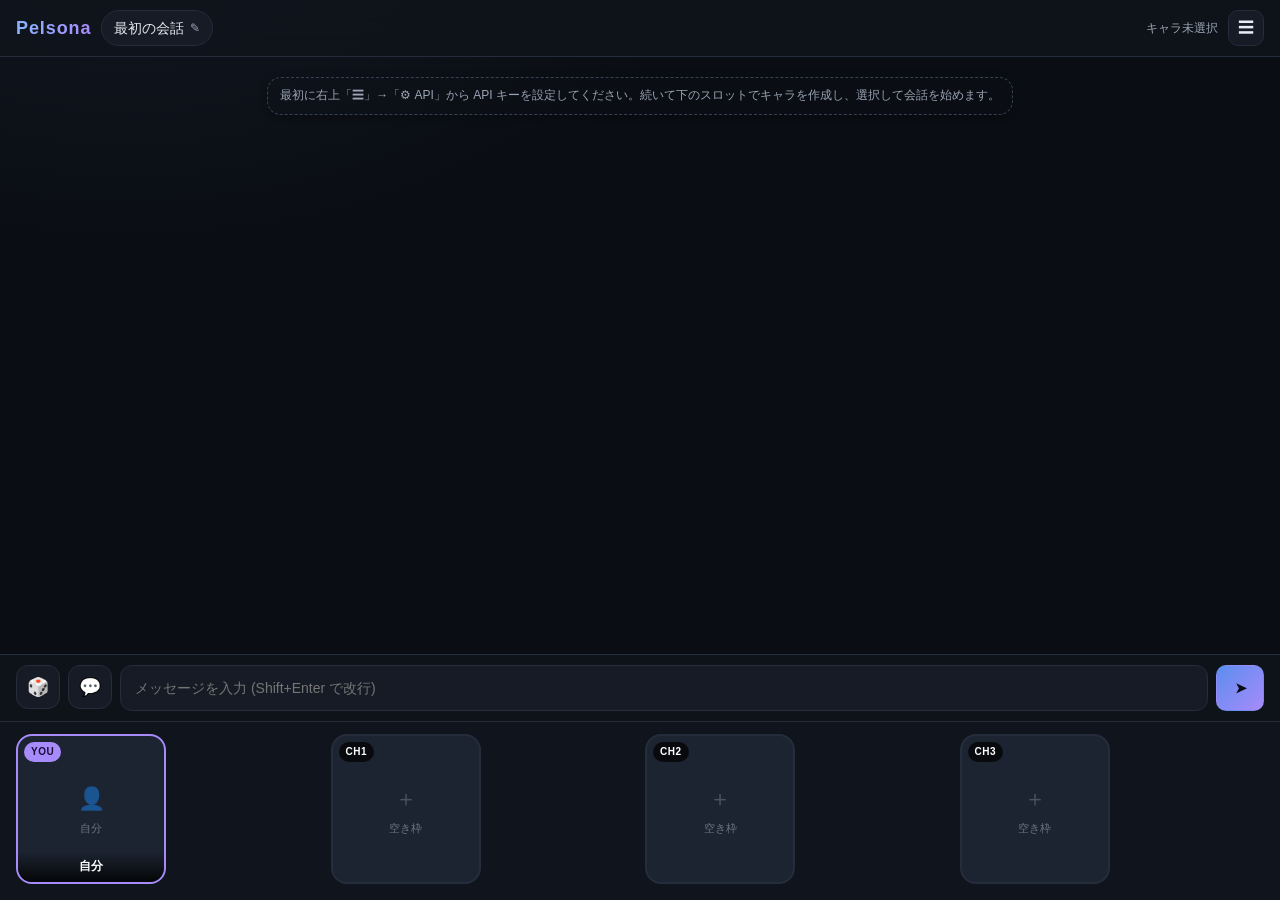
<file: index.html>
<!DOCTYPE html>
<html lang="ja">
<head>
<meta charset="UTF-8" />
<meta name="viewport" content="width=device-width, initial-scale=1.0" />
<title>Pelsona - キャラクターチャット</title>
<link rel="stylesheet" href="styles.css" />
</head>
<body>
  <div class="app">
    <header class="topbar">
      <div class="topbar-left">
        <h1 class="brand">Pelsona</h1>
        <button id="btnChatMeta" class="chat-label" title="チャット設定">
          <span id="chatNameLabel">新しい会話</span>
          <span class="chat-edit-icon">✎</span>
        </button>
      </div>
      <div class="topbar-right">
        <span id="activeLabel" class="active-label"></span>
        <button id="btnMenu" class="icon-btn-lg" title="メニュー">☰</button>
      </div>
    </header>

    <main id="chatArea" class="chat-area">
      <div id="messages" class="messages"></div>
      <div id="placeholder" class="placeholder">
        <div class="placeholder-inner">
          <div class="placeholder-icon">💬</div>
          <p class="placeholder-title">キャラを選んで会話を始めよう</p>
          <p class="placeholder-sub">下のスロットをクリックしてキャラを設定・選択します。複数選ぶとグループ会話になります。</p>
        </div>
      </div>
    </main>

    <form id="composer" class="composer">
      <button id="btnDice" type="button" class="mode-toggle" title="ダイスロール">🎲</button>
      <button id="btnMode" type="button" class="mode-toggle" title="入力モード切替 (💬 セリフ / 📖 地の文)">💬</button>
      <textarea id="input" placeholder="メッセージを入力 (Shift+Enter で改行)" rows="1"></textarea>
      <button id="btnSend" type="submit" class="btn btn-primary btn-send" title="送信">
        <span class="send-icon">➤</span>
      </button>
    </form>

    <section class="slot-bar" id="slotBar"></section>
  </div>

  <!-- Drawer -->
  <div id="drawer" class="drawer hidden" role="dialog" aria-modal="true">
    <div class="drawer-panel">
      <div class="drawer-header">
        <h2 class="drawer-title">メニュー</h2>
        <button class="icon-btn" data-close="drawer" aria-label="閉じる">✕</button>
      </div>
      <div class="drawer-tabs">
        <button class="drawer-tab active" data-tab="chats">💬 チャット</button>
        <button class="drawer-tab" data-tab="quests">🗺 クエスト</button>
        <button class="drawer-tab" data-tab="presets">📚 キャラ</button>
        <button class="drawer-tab" data-tab="world">🌍 世界観</button>
        <button class="drawer-tab" data-tab="api">⚙ API</button>
        <a href="diary.html" class="drawer-tab" style="text-decoration:none">📅 日記</a>
      </div>

      <div class="drawer-body">
        <!-- Chats tab -->
        <section class="drawer-section active" data-panel="chats">
          <div class="drawer-toolbar">
            <button id="btnNewChat" class="btn btn-primary">＋ 新しい会話</button>
          </div>
          <div id="chatList" class="list"></div>
        </section>

        <!-- Quests tab -->
        <section class="drawer-section" data-panel="quests">
          <div class="drawer-toolbar">
            <button id="btnNewQuest" class="btn btn-primary">＋ 新規作成</button>
            <button id="btnGenQuest" class="btn btn-secondary">🪄 LLMで生成</button>
          </div>
          <p class="hint">クエストは再利用可能なシナリオです。「▶ 開始」を押すと新しいチャットが立ち上がり、場面・目標・NPC・冒頭の地の文が自動でセットされます。</p>
          <div id="questList" class="list"></div>
        </section>

        <!-- Presets tab -->
        <section class="drawer-section" data-panel="presets">
          <p class="hint">キャラ編集画面の「プリセットに保存」ボタンで登録できます。</p>
          <div id="presetList" class="list"></div>
        </section>

        <!-- World tab -->
        <section class="drawer-section" data-panel="world">
          <p class="hint">世界観は全チャットで共通のシステム設定として挿入されます。</p>
          <label class="field">
            <span>世界観のタイトル</span>
            <input type="text" id="worldName" placeholder="例: 剣と魔法の異世界" />
          </label>
          <label class="field">
            <span>世界観の説明</span>
            <textarea id="worldDescription" rows="10" placeholder="例: 200年前の大戦で魔王が封印された世界。主人公は異世界から召喚された..."></textarea>
          </label>
          <div class="drawer-actions">
            <button id="btnSaveWorld" class="btn btn-primary">保存</button>
          </div>
        </section>

        <!-- API tab -->
        <section class="drawer-section" data-panel="api">
          <label class="field">
            <span>プロバイダ</span>
            <select id="apiProvider">
              <option value="gemini">Google Gemini</option>
              <option value="anthropic">Anthropic (Claude)</option>
              <option value="openai">OpenAI 互換</option>
            </select>
          </label>
          <label class="field">
            <span>API キー</span>
            <input type="password" id="apiKey" placeholder="sk-... / AIza..." autocomplete="off" />
            <small class="hint">キーはこのブラウザの localStorage にのみ保存されます。</small>
          </label>
          <label class="field">
            <span>エンドポイント (任意・OpenAI互換のみ)</span>
            <input type="text" id="apiBase" placeholder="例: https://api.openai.com/v1" />
          </label>
          <label class="field">
            <span>モデル名</span>
            <input type="text" id="apiModel" placeholder="gemini-2.5-flash / claude-opus-4-7 / gpt-4o-mini" />
          </label>
          <div class="field-row">
            <label class="field">
              <span>Temperature</span>
              <input type="number" id="apiTemp" min="0" max="2" step="0.1" value="0.8" />
            </label>
            <label class="field">
              <span>最大トークン</span>
              <input type="number" id="apiMaxTokens" min="64" max="8192" step="64" value="1024" />
            </label>
          </div>
          <div class="drawer-actions">
            <button id="apiSave" class="btn btn-primary">保存</button>
          </div>
        </section>
      </div>
    </div>
  </div>

  <!-- Character edit modal -->
  <div id="charModal" class="modal hidden" role="dialog" aria-modal="true">
    <div class="modal-card">
      <div class="modal-header">
        <h2 id="charModalTitle">キャラクター設定</h2>
        <button class="icon-btn" data-close="charModal" aria-label="閉じる">✕</button>
      </div>
      <div class="modal-body">
        <div class="avatar-edit">
          <div class="avatar-preview" id="avatarPreview">
            <span class="avatar-preview-placeholder">🖼</span>
          </div>
          <div class="avatar-controls">
            <label class="btn btn-secondary btn-block">
              画像を選択
              <input type="file" id="avatarFile" accept="image/*" hidden />
            </label>
            <button type="button" id="avatarClear" class="btn btn-ghost btn-block">画像削除</button>
          </div>
        </div>

        <div class="preset-controls" id="presetControls">
          <button type="button" id="btnLoadPreset" class="btn btn-secondary">📚 プリセットから読込</button>
          <button type="button" id="btnSavePreset" class="btn btn-secondary">💾 プリセットに保存</button>
        </div>

        <label class="field">
          <span>名前</span>
          <input type="text" id="charName" maxlength="40" placeholder="キャラ名" />
        </label>
        <label class="field charField" id="appearanceField">
          <span>外見 (容姿・服装・雰囲気)</span>
          <textarea id="charAppearance" rows="3" placeholder="例: 黒髪のショートカット。長身痩躯で黒のロングコート。常にどこか退屈そうな目をしている。"></textarea>
        </label>
        <label class="field charField" id="personaField">
          <span>性格・人格</span>
          <textarea id="charPersona" rows="3" placeholder="例: クールで知的。皮肉屋だが情に厚い。直感を信じるタイプ。"></textarea>
        </label>
        <label class="field charField" id="backgroundField">
          <span>経歴・背景</span>
          <textarea id="charBackground" rows="3" placeholder="例: 元は王立警察の捜査官。冤罪事件の責任を負って退職し、現在は私立探偵。"></textarea>
        </label>
        <label class="field charField" id="abilitiesField">
          <span>能力・特技 (テキスト)</span>
          <textarea id="charAbilities" rows="2" placeholder="例: 観察眼。簡単な魔法。剣術 (護身レベル)。"></textarea>
        </label>
        <div class="field charField" id="statsField">
          <span class="field-label">能力値 (1〜20、修正値 = (値−10)÷2)</span>
          <div class="stats-grid" id="statsGrid"></div>
          <small class="hint">ダイスロール時に「能力値判定」を選ぶと、修正値が自動で出目に加算されます。</small>
        </div>
        <label class="field charField" id="toneField">
          <span>口調</span>
          <textarea id="charTone" rows="2" placeholder="例: 一人称は「僕」。語尾に「〜だよ」を使う。敬語は使わない。"></textarea>
        </label>
        <label class="field charField" id="quirksField">
          <span>口癖・好み・癖</span>
          <textarea id="charQuirks" rows="2" placeholder="例: 考え事をする時に銀貨を弄ぶ。甘党。猫を見ると目で追う。"></textarea>
        </label>
        <label class="field charField" id="greetingField">
          <span>最初の一言 (任意)</span>
          <input type="text" id="charGreeting" placeholder="例: やあ、今日はどんな依頼だい？" />
        </label>
      </div>
      <div class="modal-footer">
        <button type="button" id="charDelete" class="btn btn-danger">枠を空にする</button>
        <div class="modal-footer-right">
          <button type="button" class="btn btn-ghost" data-close="charModal">キャンセル</button>
          <button type="button" id="charSave" class="btn btn-primary">保存</button>
        </div>
      </div>
    </div>
  </div>

  <!-- Chat meta modal -->
  <div id="chatMetaModal" class="modal hidden" role="dialog" aria-modal="true">
    <div class="modal-card">
      <div class="modal-header">
        <h2>チャット設定</h2>
        <button class="icon-btn" data-close="chatMetaModal" aria-label="閉じる">✕</button>
      </div>
      <div class="modal-body">
        <label class="field">
          <span>チャット名</span>
          <input type="text" id="chatNameInput" maxlength="60" />
        </label>
        <label class="field">
          <span>応答の文量</span>
          <select id="chatLength">
            <option value="short">短め (簡潔)</option>
            <option value="normal">標準</option>
            <option value="long">長め (描写多め)</option>
            <option value="very_long">とても長め (じっくり描写)</option>
          </select>
        </label>
        <label class="field">
          <span>シチュエーション設定 (このチャットだけの状況)</span>
          <textarea id="chatSituation" rows="6" placeholder="例: 酒場で偶然出会った場面。夜更けで人気は少ない。主人公は疲れた様子で席に座る。"></textarea>
          <small class="hint">今回のチャットでのみ機能する場面・状況を書きます。</small>
        </label>
        <label class="field">
          <span>引き継ぎメモ (前回までのあらすじ)</span>
          <textarea id="chatCarryover" rows="6" placeholder="例: 前回、主人公とアリアは森の洞窟で怪物と戦い、撃退した。彼らは街へ戻る道中..."></textarea>
          <small class="hint">別チャットから話の流れを継承したいときに書きます。システムプロンプトに含まれます。</small>
        </label>
        <label class="field">
          <span>このチャットのあらすじ</span>
          <textarea id="chatSummary" rows="6" placeholder="自動生成するか、手で書いてください。"></textarea>
          <div class="field-actions">
            <button type="button" id="btnGenSummary" class="btn btn-secondary btn-small">🪄 LLMで自動生成</button>
            <button type="button" id="btnSummaryToCarryover" class="btn btn-ghost btn-small">→ 引き継ぎメモにコピー</button>
          </div>
          <small class="hint">会話の振り返りや、他チャットへの引き継ぎ素材として使えます。</small>
        </label>
      </div>
      <div class="modal-footer">
        <button type="button" id="chatDelete" class="btn btn-danger">このチャットを削除</button>
        <div class="modal-footer-right">
          <button type="button" id="chatExportHTML" class="btn btn-secondary">📥 HTML出力</button>
          <button type="button" class="btn btn-ghost" data-close="chatMetaModal">キャンセル</button>
          <button type="button" id="chatMetaSave" class="btn btn-primary">保存</button>
        </div>
      </div>
    </div>
  </div>

  <!-- New chat modal -->
  <div id="newChatModal" class="modal hidden" role="dialog" aria-modal="true">
    <div class="modal-card">
      <div class="modal-header">
        <h2>新しい会話</h2>
        <button class="icon-btn" data-close="newChatModal" aria-label="閉じる">✕</button>
      </div>
      <div class="modal-body">
        <label class="field">
          <span>チャット名</span>
          <input type="text" id="newChatName" placeholder="例: 森の奥での邂逅" />
        </label>
        <label class="field">
          <span>キャラ構成</span>
          <select id="newChatSlotsSource">
            <option value="current">現在のスロットを引き継ぐ</option>
            <option value="empty">空の状態から始める</option>
          </select>
        </label>
        <label class="field">
          <span>シチュエーション (このチャット用)</span>
          <textarea id="newChatSituation" rows="4" placeholder="このチャット限定の場面・状況"></textarea>
        </label>
        <label class="field">
          <span>引き継ぎメモ (任意)</span>
          <textarea id="newChatCarryover" rows="4" placeholder="前の会話から引き継ぎたい流れ"></textarea>
          <div class="field-actions">
            <button type="button" id="btnFillCarryover" class="btn btn-ghost btn-small">📝 末尾を引用</button>
            <button type="button" id="btnUseSummary" class="btn btn-ghost btn-small">📖 あらすじを使う</button>
            <button type="button" id="btnGenSummaryNew" class="btn btn-ghost btn-small">🪄 あらすじ自動生成</button>
          </div>
        </label>
      </div>
      <div class="modal-footer">
        <div></div>
        <div class="modal-footer-right">
          <button type="button" class="btn btn-ghost" data-close="newChatModal">キャンセル</button>
          <button type="button" id="newChatCreate" class="btn btn-primary">作成</button>
        </div>
      </div>
    </div>
  </div>

  <!-- Preset picker modal -->
  <div id="presetPickerModal" class="modal hidden" role="dialog" aria-modal="true">
    <div class="modal-card">
      <div class="modal-header">
        <h2>プリセットから読込</h2>
        <button class="icon-btn" data-close="presetPickerModal" aria-label="閉じる">✕</button>
      </div>
      <div class="modal-body">
        <p class="hint">クリックすると現在編集中のスロットに読み込みます。</p>
        <div id="presetPickerList" class="preset-grid"></div>
      </div>
    </div>
  </div>

  <!-- Save preset modal -->
  <div id="savePresetModal" class="modal hidden" role="dialog" aria-modal="true">
    <div class="modal-card">
      <div class="modal-header">
        <h2>プリセットに保存</h2>
        <button class="icon-btn" data-close="savePresetModal" aria-label="閉じる">✕</button>
      </div>
      <div class="modal-body">
        <label class="field">
          <span>プリセット名</span>
          <input type="text" id="savePresetName" maxlength="40" />
          <small class="hint">同名のプリセットがあれば上書きされます。</small>
        </label>
      </div>
      <div class="modal-footer">
        <div></div>
        <div class="modal-footer-right">
          <button type="button" class="btn btn-ghost" data-close="savePresetModal">キャンセル</button>
          <button type="button" id="savePresetConfirm" class="btn btn-primary">保存</button>
        </div>
      </div>
    </div>
  </div>

  <!-- Dice modal -->
  <div id="diceModal" class="modal hidden" role="dialog" aria-modal="true">
    <div class="modal-card">
      <div class="modal-header">
        <h2>ダイスロール</h2>
        <button class="icon-btn" data-close="diceModal" aria-label="閉じる">✕</button>
      </div>
      <div class="modal-body">
        <label class="field">
          <span>行動の宣言 (任意)</span>
          <textarea id="diceAction" rows="2" placeholder="例: 鍵を開けようとする / 相手の表情を読み取る"></textarea>
        </label>
        <div class="field-row">
          <label class="field">
            <span>ダイス</span>
            <select id="diceType">
              <option value="1d6">1d6</option>
              <option value="2d6">2d6</option>
              <option value="3d6">3d6</option>
              <option value="1d20" selected>1d20</option>
              <option value="1d100">1d100</option>
              <option value="custom">カスタム (NdM)</option>
            </select>
          </label>
          <label class="field" id="diceCustomField" style="display:none">
            <span>カスタム式</span>
            <input type="text" id="diceCustom" placeholder="例: 4d8" />
          </label>
        </div>
        <label class="field">
          <span>能力値判定 (任意・自分の修正値が出目に加算)</span>
          <select id="diceStat">
            <option value="">なし</option>
            <option value="str">筋力</option>
            <option value="dex">敏捷</option>
            <option value="con">体力</option>
            <option value="int">知力</option>
            <option value="wis">感知</option>
            <option value="cha">魅力</option>
          </select>
        </label>
        <div class="field-row">
          <label class="field">
            <span>目標値 (任意・出目以上で成功)</span>
            <input type="number" id="diceTarget" placeholder="例: 12" />
          </label>
          <label class="field">
            <span>補正値</span>
            <input type="number" id="diceMod" value="0" />
          </label>
        </div>
        <small class="hint">結果はチャットに自動で送信され、LLM が成功/失敗に応じて展開を描写します。</small>
      </div>
      <div class="modal-footer">
        <div></div>
        <div class="modal-footer-right">
          <button type="button" class="btn btn-ghost" data-close="diceModal">キャンセル</button>
          <button type="button" id="diceRoll" class="btn btn-primary">🎲 振る</button>
        </div>
      </div>
    </div>
  </div>

  <!-- Quest edit modal -->
  <div id="questModal" class="modal hidden" role="dialog" aria-modal="true">
    <div class="modal-card">
      <div class="modal-header">
        <h2 id="questModalTitle">クエスト編集</h2>
        <button class="icon-btn" data-close="questModal" aria-label="閉じる">✕</button>
      </div>
      <div class="modal-body">
        <label class="field">
          <span>クエスト名</span>
          <input type="text" id="questName" maxlength="80" placeholder="例: 失われた古代遺跡の探索" />
        </label>
        <label class="field">
          <span>あらまし (1〜2行の要約)</span>
          <textarea id="questSummary" rows="2" placeholder="例: 200年前に消えた魔導士が遺した遺跡を探索し、封印された遺物を持ち帰る。"></textarea>
        </label>
        <label class="field">
          <span>場面・舞台</span>
          <textarea id="questSetting" rows="3" placeholder="例: 北の国境にある雪山の中腹。古代遺跡の入口。日没間際で吹雪が近い。"></textarea>
        </label>
        <label class="field">
          <span>目標 (達成条件)</span>
          <textarea id="questGoal" rows="2" placeholder="例: 最深部の祭壇から「黎明の宝玉」を持ち帰る。NPCの命を守ること。"></textarea>
        </label>
        <label class="field">
          <span>冒頭の地の文 (クエスト開始時に流れる導入文)</span>
          <textarea id="questOpening" rows="4" placeholder="例: 凍てつく風が頬を切る。一行はようやく雪山の中腹、苔むした石造りの入口に辿り着いた..."></textarea>
        </label>
        <label class="field">
          <span>展開のフック (任意・伏線・想定される展開)</span>
          <textarea id="questHooks" rows="3" placeholder="例: 遺跡の奥には封印された魔物がいる。罠は3箇所。最後の祭壇には選択を迫る試練がある。"></textarea>
        </label>
        <label class="field">
          <span>クエスト固有の世界観 (任意・グローバル世界観に追加で適用)</span>
          <textarea id="questWorldHint" rows="3" placeholder="例: この地域では魔法の使用が禁じられている。"></textarea>
        </label>
        <label class="field">
          <span>登場 NPC (味方・関係者・最大3体)</span>
          <div id="questNpcs" class="quest-npcs"></div>
          <button type="button" id="btnAddNpc" class="btn btn-ghost btn-small">＋ NPC を追加</button>
          <small class="hint">クエスト開始時にスロット 1〜3 へ配置されます。</small>
        </label>
        <label class="field">
          <span>敵キャラ (最大5体・任意)</span>
          <div id="questEnemies" class="quest-npcs"></div>
          <button type="button" id="btnAddEnemy" class="btn btn-ghost btn-small">＋ 敵を追加</button>
          <small class="hint">敵はスロットに配置されず、システムプロンプトに記述として渡されます。</small>
        </label>
        <label class="field">
          <span>クリア条件 (1行ずつ)</span>
          <textarea id="questClearConditions" rows="3" placeholder="例:&#10;- 黎明の宝玉を持ち帰る&#10;- パーティ全員が生存"></textarea>
        </label>
        <label class="field">
          <span>失敗条件 (1行ずつ・任意)</span>
          <textarea id="questFailConditions" rows="2" placeholder="例:&#10;- 主人公が死亡&#10;- 宝玉が破壊される"></textarea>
        </label>
        <label class="field">
          <span>シナリオフラグ (任意・状況の判定用)</span>
          <textarea id="questFlags" rows="3" placeholder="例:&#10;- 罠を解除した&#10;- 守護者と交渉した&#10;- 古文書を入手した"></textarea>
        </label>
        <label class="field">
          <span>主要イベント (任意・展開のタイミング)</span>
          <textarea id="questEvents" rows="4" placeholder="例:&#10;- 序盤: 入口で謎の影を目撃&#10;- 中盤: 守護者と遭遇 (戦闘 or 対話)&#10;- 終盤: 祭壇の試練"></textarea>
        </label>
        <label class="field">
          <span>タグ (カンマ区切り・任意)</span>
          <input type="text" id="questTags" placeholder="ファンタジー, 探索, ホラー" />
        </label>
      </div>
      <div class="modal-footer">
        <button type="button" id="questDelete" class="btn btn-danger">削除</button>
        <div class="modal-footer-right">
          <button type="button" class="btn btn-ghost" data-close="questModal">キャンセル</button>
          <button type="button" id="questStart" class="btn btn-secondary">▶ このクエストで開始</button>
          <button type="button" id="questSave" class="btn btn-primary">保存</button>
        </div>
      </div>
    </div>
  </div>

  <!-- Generate quest modal -->
  <div id="genQuestModal" class="modal hidden" role="dialog" aria-modal="true">
    <div class="modal-card">
      <div class="modal-header">
        <h2>クエストを LLM で生成</h2>
        <button class="icon-btn" data-close="genQuestModal" aria-label="閉じる">✕</button>
      </div>
      <div class="modal-body">
        <label class="field">
          <span>テーマ・要望 (任意)</span>
          <textarea id="genQuestTheme" rows="4" placeholder="例: 盗賊の街での潜入任務。NPC2体（情報屋と相棒）。"></textarea>
        </label>
        <div class="field-row">
          <label class="field">
            <span>ジャンル</span>
            <select id="genQuestGenre">
              <option value="">指定なし</option>
              <option value="ファンタジー">ファンタジー</option>
              <option value="SF">SF</option>
              <option value="現代">現代</option>
              <option value="ホラー">ホラー</option>
              <option value="ミステリー">ミステリー</option>
              <option value="日常">日常</option>
              <option value="サイバーパンク">サイバーパンク</option>
              <option value="ポストアポカリプス">ポストアポカリプス</option>
            </select>
          </label>
          <label class="field">
            <span>雰囲気</span>
            <select id="genQuestTone">
              <option value="">指定なし</option>
              <option value="シリアス">シリアス</option>
              <option value="ハードボイルド">ハードボイルド</option>
              <option value="ほのぼの">ほのぼの</option>
              <option value="コメディ">コメディ</option>
              <option value="サスペンス">サスペンス</option>
              <option value="ダーク">ダーク</option>
            </select>
          </label>
        </div>
        <div class="field-row">
          <label class="field">
            <span>難易度</span>
            <select id="genQuestDifficulty">
              <option value="">指定なし</option>
              <option value="初級">初級 (戦闘控えめ)</option>
              <option value="中級">中級 (戦闘・謎解き)</option>
              <option value="上級">上級 (高難度)</option>
              <option value="鬼畜">鬼畜 (理不尽な困難)</option>
            </select>
          </label>
          <label class="field">
            <span>世界観の参照</span>
            <select id="genQuestUseWorld">
              <option value="yes">世界観を踏まえる</option>
              <option value="no">独立クエスト</option>
            </select>
          </label>
        </div>
        <small class="hint">生成後、クエスト編集画面が開きます。そのまま保存・編集・開始できます。</small>
      </div>
      <div class="modal-footer">
        <div></div>
        <div class="modal-footer-right">
          <button type="button" class="btn btn-ghost" data-close="genQuestModal">キャンセル</button>
          <button type="button" id="genQuestRun" class="btn btn-primary">🪄 生成</button>
        </div>
      </div>
    </div>
  </div>

  <!-- Toast -->
  <div id="toast" class="toast hidden"></div>

  <script src="app.js"></script>
</body>
</html>
</file>
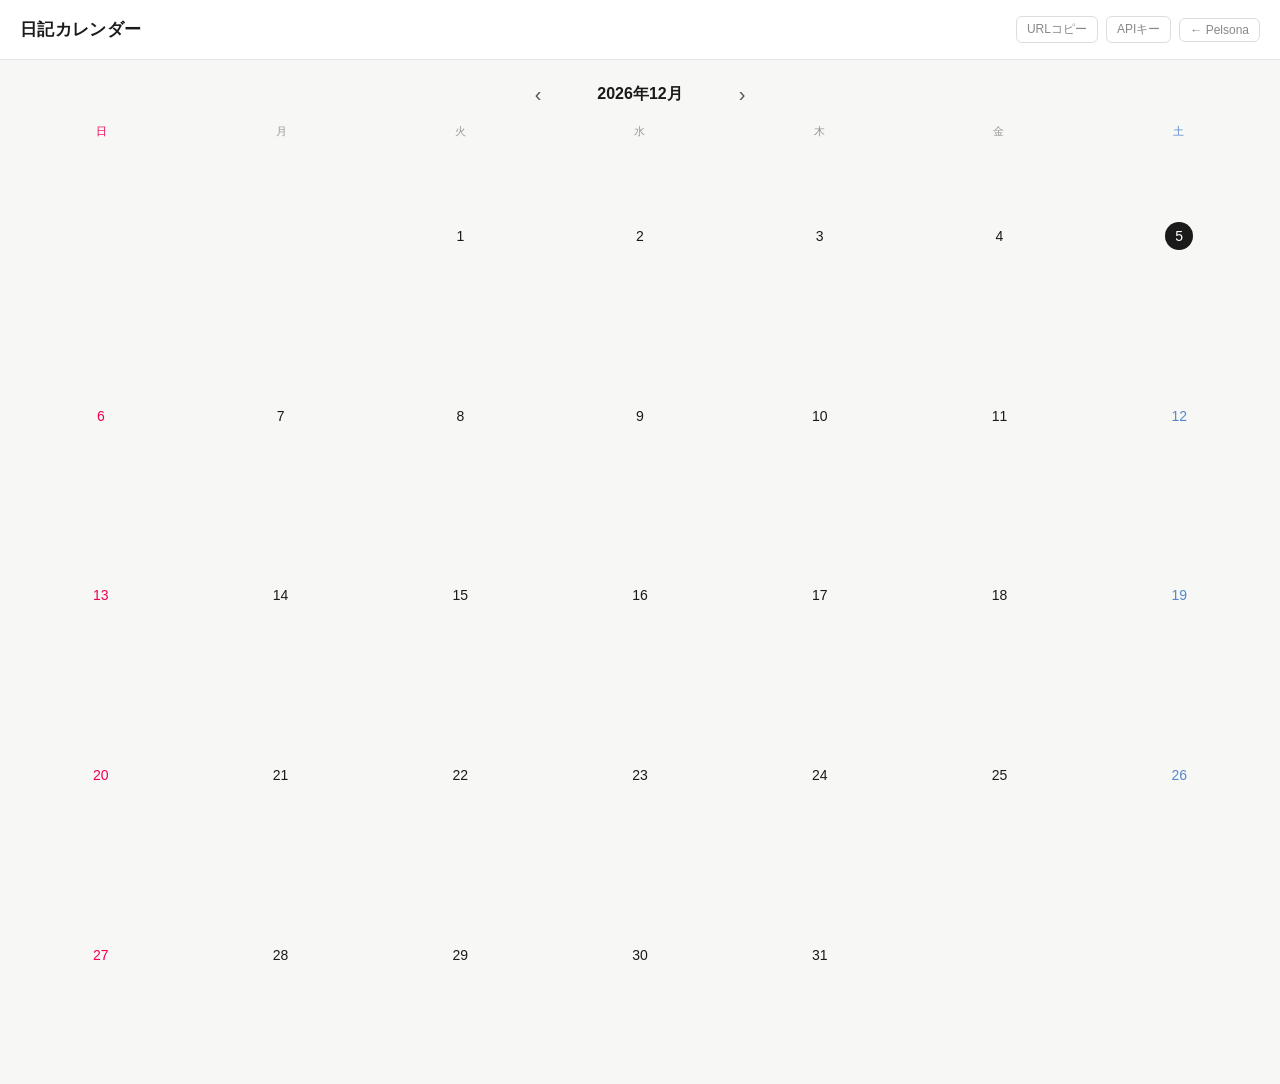
<file: diary.html>
<!DOCTYPE html>
<html lang="ja">
<head>
<meta charset="UTF-8">
<meta name="viewport" content="width=device-width, initial-scale=1.0, maximum-scale=1.0">
<title>日記カレンダー</title>
<style>
  * { box-sizing: border-box; margin: 0; padding: 0; }

  body {
    font-family: -apple-system, BlinkMacSystemFont, 'Hiragino Sans', 'Yu Gothic UI', sans-serif;
    background: #f7f7f5;
    color: #1a1a1a;
    min-height: 100vh;
  }

  header {
    background: #fff;
    border-bottom: 1px solid #e5e5e5;
    padding: 16px 20px;
    display: flex;
    align-items: center;
    justify-content: space-between;
    position: sticky;
    top: 0;
    z-index: 100;
  }

  header h1 {
    font-size: 17px;
    font-weight: 600;
    letter-spacing: 0.02em;
  }

  .header-btns {
    display: flex;
    gap: 8px;
    align-items: center;
  }

  .api-toggle {
    font-size: 12px;
    color: #888;
    background: none;
    border: 1px solid #ddd;
    border-radius: 6px;
    padding: 4px 10px;
    cursor: pointer;
  }

  .back-link {
    font-size: 12px;
    color: #888;
    text-decoration: none;
    border: 1px solid #ddd;
    border-radius: 6px;
    padding: 4px 10px;
  }
  .back-link:hover { background: #f5f5f5; }

  /* API設定パネル */
  .api-panel {
    background: #fff;
    border-bottom: 1px solid #e5e5e5;
    padding: 12px 20px;
    display: none;
  }
  .api-panel.open { display: block; }
  .api-panel label { font-size: 12px; color: #666; display: block; margin-bottom: 6px; }
  .api-panel input {
    width: 100%;
    border: 1px solid #ddd;
    border-radius: 8px;
    padding: 8px 12px;
    font-size: 13px;
    outline: none;
  }
  .api-panel input:focus { border-color: #1a1a1a; }

  /* カレンダー */
  .calendar-nav {
    display: flex;
    align-items: center;
    justify-content: center;
    gap: 24px;
    padding: 16px 20px 8px;
  }

  .nav-btn {
    background: none;
    border: none;
    font-size: 20px;
    cursor: pointer;
    color: #555;
    width: 36px;
    height: 36px;
    display: flex;
    align-items: center;
    justify-content: center;
    border-radius: 50%;
  }
  .nav-btn:active { background: #eee; }

  .month-label {
    font-size: 16px;
    font-weight: 600;
    min-width: 120px;
    text-align: center;
  }

  .weekdays {
    display: grid;
    grid-template-columns: repeat(7, 1fr);
    padding: 0 12px;
    margin-bottom: 4px;
  }
  .weekday {
    text-align: center;
    font-size: 11px;
    color: #999;
    padding: 4px 0;
  }
  .weekday:first-child { color: #e05; }
  .weekday:last-child { color: #58c; }

  .calendar-grid {
    display: grid;
    grid-template-columns: repeat(7, 1fr);
    gap: 2px;
    padding: 0 12px;
  }

  .day-cell {
    aspect-ratio: 1;
    display: flex;
    flex-direction: column;
    align-items: center;
    justify-content: center;
    border-radius: 10px;
    cursor: pointer;
    position: relative;
    padding: 2px;
    transition: background 0.15s;
  }
  .day-cell:active { background: #eee; }
  .day-cell.empty { cursor: default; }
  .day-cell.today .day-num {
    background: #1a1a1a;
    color: #fff;
    border-radius: 50%;
    width: 28px;
    height: 28px;
    display: flex;
    align-items: center;
    justify-content: center;
  }
  .day-cell.sunday .day-num { color: #e05; }
  .day-cell.saturday .day-num { color: #58c; }
  .day-cell.today .day-num { color: #fff !important; }

  .day-num {
    font-size: 14px;
    font-weight: 500;
    width: 28px;
    height: 28px;
    display: flex;
    align-items: center;
    justify-content: center;
  }

  .has-entry::after {
    content: '';
    display: block;
    width: 4px;
    height: 4px;
    border-radius: 50%;
    background: #1a1a1a;
    position: absolute;
    bottom: 6px;
  }
  .today.has-entry::after { background: #fff; }

  /* 入力・表示エリア */
  .entry-panel {
    margin: 16px 16px 0;
    background: #fff;
    border-radius: 14px;
    border: 1px solid #e5e5e5;
    overflow: hidden;
  }

  .entry-date {
    padding: 12px 16px;
    border-bottom: 1px solid #f0f0f0;
    font-size: 13px;
    color: #666;
    font-weight: 500;
  }

  .entry-content {
    padding: 14px 16px;
    min-height: 80px;
    font-size: 15px;
    line-height: 1.7;
    white-space: pre-wrap;
    word-break: break-all;
  }
  .entry-content.placeholder { color: #bbb; }

  .entry-actions {
    padding: 10px 16px;
    border-top: 1px solid #f0f0f0;
    display: flex;
    gap: 8px;
    justify-content: space-between;
    align-items: center;
  }

  .btn-delete {
    font-size: 13px;
    padding: 7px 14px;
    border-radius: 8px;
    border: 1px solid #fcc;
    background: #fff;
    cursor: pointer;
    color: #c00;
  }
  .btn-delete:active { background: #fff3f3; }

  .btn-edit {
    font-size: 13px;
    padding: 7px 16px;
    border-radius: 8px;
    border: 1px solid #ddd;
    background: #fff;
    cursor: pointer;
    color: #333;
  }
  .btn-edit:active { background: #f5f5f5; }

  /* 入力モード */
  .input-panel {
    margin: 16px 16px 0;
    background: #fff;
    border-radius: 14px;
    border: 1px solid #e5e5e5;
    overflow: hidden;
    display: none;
  }
  .input-panel.active { display: block; }

  .input-date {
    padding: 12px 16px;
    border-bottom: 1px solid #f0f0f0;
    font-size: 13px;
    color: #666;
    font-weight: 500;
  }

  textarea {
    width: 100%;
    border: none;
    outline: none;
    padding: 14px 16px;
    font-size: 15px;
    line-height: 1.7;
    resize: none;
    min-height: 120px;
    font-family: inherit;
    background: transparent;
  }

  .input-actions {
    padding: 10px 16px;
    border-top: 1px solid #f0f0f0;
    display: flex;
    gap: 8px;
    justify-content: space-between;
    align-items: center;
  }

  .btn-cancel {
    font-size: 13px;
    padding: 7px 14px;
    border-radius: 8px;
    border: 1px solid #ddd;
    background: #fff;
    cursor: pointer;
    color: #666;
  }

  .btn-save {
    font-size: 13px;
    padding: 7px 16px;
    border-radius: 8px;
    border: 1px solid #ddd;
    background: #fff;
    cursor: pointer;
    color: #333;
  }
  .btn-save:active { background: #f5f5f5; }

  .btn-ai {
    font-size: 13px;
    padding: 7px 18px;
    border-radius: 8px;
    border: none;
    background: #1a1a1a;
    color: #fff;
    cursor: pointer;
    display: flex;
    align-items: center;
    gap: 6px;
  }
  .btn-ai:disabled { opacity: 0.5; cursor: not-allowed; }
  .btn-ai:active:not(:disabled) { background: #333; }

  .spinner {
    width: 12px;
    height: 12px;
    border: 2px solid rgba(255,255,255,0.3);
    border-top-color: #fff;
    border-radius: 50%;
    animation: spin 0.7s linear infinite;
    display: none;
  }
  .btn-ai.loading .spinner { display: block; }
  .btn-ai.loading .btn-text { display: none; }

  @keyframes spin {
    to { transform: rotate(360deg); }
  }

  /* エラー */
  .error-msg {
    margin: 8px 16px 0;
    background: #fff3f3;
    border: 1px solid #fcc;
    border-radius: 10px;
    padding: 10px 14px;
    font-size: 13px;
    color: #c00;
    display: none;
  }
  .error-msg.show { display: block; }

  .bottom-space { height: 40px; }
</style>
</head>
<body>

<header>
  <h1>日記カレンダー</h1>
  <div class="header-btns">
    <button class="api-toggle" id="btnCopyUrl">URLコピー</button>
    <button class="api-toggle" id="apiToggle">APIキー</button>
    <a href="index.html" class="back-link">← Pelsona</a>
  </div>
</header>

<div class="api-panel" id="apiPanel">
  <label>Gemini API Key</label>
  <input type="password" id="apiKeyInput" placeholder="AIza..." autocomplete="off">
</div>

<div class="calendar-nav">
  <button class="nav-btn" id="prevMonth">‹</button>
  <div class="month-label" id="monthLabel"></div>
  <button class="nav-btn" id="nextMonth">›</button>
</div>

<div class="weekdays">
  <div class="weekday">日</div>
  <div class="weekday">月</div>
  <div class="weekday">火</div>
  <div class="weekday">水</div>
  <div class="weekday">木</div>
  <div class="weekday">金</div>
  <div class="weekday">土</div>
</div>

<div class="calendar-grid" id="calendarGrid"></div>

<div class="entry-panel" id="entryPanel" style="display:none">
  <div class="entry-date" id="entryDate"></div>
  <div class="entry-content" id="entryContent"></div>
  <div class="entry-actions">
    <button class="btn-delete" id="btnDelete">削除</button>
    <button class="btn-edit" id="btnEdit">編集</button>
  </div>
</div>

<div class="input-panel" id="inputPanel">
  <div class="input-date" id="inputDate"></div>
  <textarea id="diaryInput" placeholder="今日やったこと、食べたもの、感じたことなど…"></textarea>
  <div class="input-actions">
    <button class="btn-cancel" id="btnCancel">キャンセル</button>
    <div style="display:flex;gap:8px">
      <button class="btn-save" id="btnSave">そのまま保存</button>
      <button class="btn-ai" id="btnAI">
        <span class="btn-text">AIでまとめる</span>
        <div class="spinner"></div>
      </button>
    </div>
  </div>
</div>

<div class="error-msg" id="errorMsg"></div>
<div class="bottom-space"></div>

<script>
// ---- localStorage wrapper ----
const storage = {
  set(key, value) { localStorage.setItem(key, value); },
  get(key) {
    const v = localStorage.getItem(key);
    return v !== null ? { value: v } : null;
  },
  remove(key) { localStorage.removeItem(key); },
  list(prefix) {
    const keys = [];
    for (let i = 0; i < localStorage.length; i++) {
      const k = localStorage.key(i);
      if (k && k.startsWith(prefix)) keys.push(k);
    }
    return { keys };
  }
};

// ---- State ----
let currentYear, currentMonth, selectedDate;
const entries = {}; // { "YYYY-MM-DD": "まとめ文" }

function saveEntry(key, value) {
  storage.set('diary:' + key, value);
}
function deleteEntry(key) {
  storage.remove('diary:' + key);
}
function loadAllEntries() {
  const result = storage.list('diary:');
  if (result && result.keys) {
    for (const k of result.keys) {
      const dateKey = k.replace('diary:', '');
      const r = storage.get(k);
      if (r) entries[dateKey] = r.value;
    }
  }
}
function saveApiKey(key) { storage.set('diary_gemini_api_key', key); }
function loadApiKey() {
  const r = storage.get('diary_gemini_api_key');
  return r ? r.value : '';
}

// ---- Calendar ----
function formatKey(y, m, d) {
  return `${y}-${String(m+1).padStart(2,'0')}-${String(d).padStart(2,'0')}`;
}

function renderCalendar() {
  const grid = document.getElementById('calendarGrid');
  grid.innerHTML = '';
  document.getElementById('monthLabel').textContent = `${currentYear}年${currentMonth+1}月`;

  const today = new Date();
  const firstDay = new Date(currentYear, currentMonth, 1).getDay();
  const daysInMonth = new Date(currentYear, currentMonth+1, 0).getDate();

  for (let i = 0; i < firstDay; i++) {
    const empty = document.createElement('div');
    empty.className = 'day-cell empty';
    grid.appendChild(empty);
  }

  for (let d = 1; d <= daysInMonth; d++) {
    const cell = document.createElement('div');
    cell.className = 'day-cell';
    const dow = (firstDay + d - 1) % 7;
    if (dow === 0) cell.classList.add('sunday');
    if (dow === 6) cell.classList.add('saturday');

    const isToday = (
      today.getFullYear() === currentYear &&
      today.getMonth() === currentMonth &&
      today.getDate() === d
    );
    if (isToday) cell.classList.add('today');

    const key = formatKey(currentYear, currentMonth, d);
    if (entries[key]) cell.classList.add('has-entry');

    const num = document.createElement('div');
    num.className = 'day-num';
    num.textContent = d;
    cell.appendChild(num);

    cell.addEventListener('click', () => selectDate(currentYear, currentMonth, d));
    grid.appendChild(cell);
  }
}

function selectDate(y, m, d) {
  selectedDate = formatKey(y, m, d);
  const dateStr = `${y}年${m+1}月${d}日`;
  hideError();

  if (entries[selectedDate]) {
    showEntry(dateStr);
  } else {
    showInput(dateStr);
  }
}

function showEntry(dateStr) {
  document.getElementById('entryDate').textContent = dateStr;
  document.getElementById('entryContent').textContent = entries[selectedDate];
  document.getElementById('entryContent').classList.remove('placeholder');
  document.getElementById('entryPanel').style.display = 'block';
  document.getElementById('inputPanel').classList.remove('active');
}

function showInput(dateStr) {
  document.getElementById('inputDate').textContent = dateStr;
  document.getElementById('diaryInput').value = '';
  document.getElementById('entryPanel').style.display = 'none';
  document.getElementById('inputPanel').classList.add('active');
  setTimeout(() => document.getElementById('diaryInput').focus(), 100);
}

// ---- Gemini API ----
async function summarizeWithGemini(text) {
  const apiKey = document.getElementById('apiKeyInput').value.trim();
  if (!apiKey) throw new Error('APIキーを入力してください（右上「APIキー」から）');

  const prompt = `以下の日記メモを、・（中黒）を使った箇条書きで3〜5項目にまとめてください。\n\n形式のルール：\n- 各項目は「何を／どこで／誰と／どのくらい」などの具体的な情報を含めた短いフレーズ\n- 体言止めまたは「〜した」で終わる短文\n- 1項目あたり15〜25文字程度\n\n良い例：\n・朝ランニング30分\n・ランチは定食屋でカツ丼\n・夕方に友人と電話\n・映画「〇〇」を鑑賞\n\n悪い例（キーワードだけはNG）：\n・ランニング\n・外食\n・電話\n\n日記：\n${text}`;

  const res = await fetch(
    `https://generativelanguage.googleapis.com/v1beta/models/gemini-2.5-flash:generateContent?key=${apiKey}`,
    {
      method: 'POST',
      headers: { 'Content-Type': 'application/json' },
      body: JSON.stringify({
        contents: [{ parts: [{ text: prompt }] }],
        generationConfig: { temperature: 0.7, maxOutputTokens: 1024 }
      })
    }
  );

  if (!res.ok) {
    const err = await res.json().catch(() => ({}));
    throw new Error(err?.error?.message || `APIエラー (${res.status})`);
  }

  const data = await res.json();
  return data.candidates?.[0]?.content?.parts?.[0]?.text?.trim() || 'まとめを生成できませんでした';
}

function showError(msg) {
  const el = document.getElementById('errorMsg');
  el.textContent = msg;
  el.classList.add('show');
}
function hideError() {
  document.getElementById('errorMsg').classList.remove('show');
}

// ---- Events ----
document.getElementById('btnCopyUrl').addEventListener('click', async () => {
  const btn = document.getElementById('btnCopyUrl');
  try {
    await navigator.clipboard.writeText(location.href);
    btn.textContent = 'コピーした';
    setTimeout(() => btn.textContent = 'URLコピー', 2000);
  } catch(e) {
    btn.textContent = '失敗';
    setTimeout(() => btn.textContent = 'URLコピー', 2000);
  }
});

document.getElementById('apiToggle').addEventListener('click', () => {
  document.getElementById('apiPanel').classList.toggle('open');
});

document.getElementById('apiKeyInput').addEventListener('change', (e) => {
  saveApiKey(e.target.value.trim());
});

document.getElementById('prevMonth').addEventListener('click', () => {
  if (currentMonth === 0) { currentYear--; currentMonth = 11; }
  else currentMonth--;
  renderCalendar();
});

document.getElementById('nextMonth').addEventListener('click', () => {
  if (currentMonth === 11) { currentYear++; currentMonth = 0; }
  else currentMonth++;
  renderCalendar();
});

document.getElementById('btnCancel').addEventListener('click', () => {
  document.getElementById('inputPanel').classList.remove('active');
  document.getElementById('entryPanel').style.display = 'none';
  hideError();
});

document.getElementById('btnEdit').addEventListener('click', () => {
  const dateStr = document.getElementById('entryDate').textContent;
  document.getElementById('inputDate').textContent = dateStr;
  document.getElementById('diaryInput').value = entries[selectedDate] || '';
  document.getElementById('entryPanel').style.display = 'none';
  document.getElementById('inputPanel').classList.add('active');
  setTimeout(() => document.getElementById('diaryInput').focus(), 100);
});

document.getElementById('btnDelete').addEventListener('click', () => {
  if (!selectedDate || !entries[selectedDate]) return;
  if (!confirm('この日の日記を削除しますか？')) return;
  delete entries[selectedDate];
  deleteEntry(selectedDate);
  renderCalendar();
  document.getElementById('entryPanel').style.display = 'none';
});

document.getElementById('btnSave').addEventListener('click', () => {
  const text = document.getElementById('diaryInput').value.trim();
  if (!text) return;
  entries[selectedDate] = text;
  saveEntry(selectedDate, text);
  renderCalendar();
  const parts = selectedDate.split('-');
  showEntry(`${parts[0]}年${parseInt(parts[1])}月${parseInt(parts[2])}日`);
});

document.getElementById('btnAI').addEventListener('click', async () => {
  const text = document.getElementById('diaryInput').value.trim();
  if (!text) return;

  const btn = document.getElementById('btnAI');
  btn.classList.add('loading');
  btn.disabled = true;
  hideError();

  try {
    const summary = await summarizeWithGemini(text);
    entries[selectedDate] = summary;
    saveEntry(selectedDate, summary);
    renderCalendar();
    const parts = selectedDate.split('-');
    showEntry(`${parts[0]}年${parseInt(parts[1])}月${parseInt(parts[2])}日`);
  } catch(e) {
    showError(e.message);
  } finally {
    btn.classList.remove('loading');
    btn.disabled = false;
  }
});

// ---- Init ----
loadAllEntries();
const savedKey = loadApiKey();
if (savedKey) document.getElementById('apiKeyInput').value = savedKey;

const now = new Date();
currentYear = now.getFullYear();
currentMonth = now.getMonth();
renderCalendar();
</script>
</body>
</html>
</file>
<file: styles.css>
:root {
  --bg: #0a0d13;
  --bg-1: #10141c;
  --bg-2: #161b26;
  --bg-3: #1d2431;
  --bg-hover: #242c3b;
  --border: #252d3c;
  --border-strong: #374055;
  --text: #e8ecf3;
  --text-dim: #9aa4b4;
  --text-muted: #6b7280;
  --accent: #8ab4ff;
  --accent-strong: #5b8def;
  --accent-2: #a78bfa;
  --danger: #f87171;
  --success: #34d399;
  --warning: #fbbf24;
  --bubble-other: #1c2332;
  --bubble-me: #2d3470;
  --bubble-me-border: #4a52a8;
  --shadow-lg: 0 24px 48px rgba(0, 0, 0, 0.45);
  --shadow-md: 0 8px 24px rgba(0, 0, 0, 0.32);
  --shadow-sm: 0 2px 8px rgba(0, 0, 0, 0.25);
  --radius-xl: 20px;
  --radius-lg: 16px;
  --radius-md: 12px;
  --radius-sm: 8px;
}

* { box-sizing: border-box; }

html, body {
  margin: 0;
  padding: 0;
  height: 100%;
  background: var(--bg);
  background-image:
    radial-gradient(1000px 600px at 10% -10%, rgba(138, 180, 255, 0.06), transparent 60%),
    radial-gradient(800px 500px at 110% 110%, rgba(167, 139, 250, 0.05), transparent 60%);
  color: var(--text);
  font-family: -apple-system, BlinkMacSystemFont, "Segoe UI", "Hiragino Sans",
               "Yu Gothic", Meiryo, "Noto Sans JP", sans-serif;
  font-size: 14px;
  line-height: 1.6;
  overflow: hidden;
  -webkit-font-smoothing: antialiased;
}

body { display: block; }

.app {
  display: grid;
  grid-template-rows: auto 1fr auto auto;
  height: 100vh;
}

/* ---------- Top bar ---------- */
.topbar {
  display: flex;
  align-items: center;
  justify-content: space-between;
  gap: 12px;
  padding: 10px 16px;
  background: rgba(16, 20, 28, 0.85);
  backdrop-filter: blur(12px);
  -webkit-backdrop-filter: blur(12px);
  border-bottom: 1px solid var(--border);
  z-index: 10;
}
.topbar-left, .topbar-right {
  display: flex;
  align-items: center;
  gap: 10px;
  min-width: 0;
}
.brand {
  margin: 0;
  font-size: 18px;
  font-weight: 700;
  letter-spacing: 0.05em;
  background: linear-gradient(90deg, var(--accent), var(--accent-2));
  -webkit-background-clip: text;
  background-clip: text;
  -webkit-text-fill-color: transparent;
  white-space: nowrap;
}
.chat-label {
  display: inline-flex;
  align-items: center;
  gap: 6px;
  background: var(--bg-2);
  border: 1px solid var(--border);
  color: var(--text);
  padding: 6px 12px;
  border-radius: 999px;
  font: inherit;
  cursor: pointer;
  max-width: 40vw;
  min-width: 0;
  transition: border-color 0.15s ease, background 0.15s ease;
}
.chat-label:hover { border-color: var(--border-strong); background: var(--bg-3); }
.chat-label > span:first-child {
  overflow: hidden;
  text-overflow: ellipsis;
  white-space: nowrap;
}
.chat-edit-icon { color: var(--text-dim); font-size: 12px; }
.active-label {
  color: var(--text-dim);
  font-size: 12px;
  max-width: 30vw;
  overflow: hidden;
  text-overflow: ellipsis;
  white-space: nowrap;
}

/* ---------- Chat area ---------- */
.chat-area {
  position: relative;
  overflow-y: auto;
  padding: 20px 16px 12px;
  scroll-behavior: smooth;
}
.messages {
  display: flex;
  flex-direction: column;
  gap: 12px;
  max-width: 900px;
  margin: 0 auto;
  padding-bottom: 8px;
}
.placeholder {
  position: absolute;
  inset: 0;
  display: flex;
  align-items: center;
  justify-content: center;
  pointer-events: none;
  padding: 32px;
}
.placeholder-inner {
  text-align: center;
  max-width: 360px;
}
.placeholder-icon { font-size: 40px; margin-bottom: 10px; opacity: 0.6; }
.placeholder-title { color: var(--text); font-size: 16px; margin: 0 0 6px; }
.placeholder-sub { color: var(--text-dim); font-size: 13px; margin: 0; line-height: 1.6; }

/* ---------- Messages ---------- */
.msg {
  display: flex;
  gap: 10px;
  align-items: flex-end;
  max-width: 82%;
  animation: msgIn 0.18s ease-out;
}
@keyframes msgIn {
  from { opacity: 0; transform: translateY(6px); }
  to   { opacity: 1; transform: translateY(0); }
}
.msg.me { align-self: flex-end; flex-direction: row-reverse; }
.msg .avatar {
  width: 40px;
  height: 40px;
  border-radius: 50%;
  background-color: var(--bg-3);
  background-size: cover;
  background-position: center;
  border: 1px solid var(--border);
  flex-shrink: 0;
  display: flex;
  align-items: center;
  justify-content: center;
  font-size: 14px;
  color: var(--text-dim);
  box-shadow: var(--shadow-sm);
}
.msg-body { min-width: 0; display: flex; flex-direction: column; }
.msg .name {
  font-size: 11px;
  color: var(--text-dim);
  margin-bottom: 3px;
  padding: 0 4px;
}
.msg.me .name { text-align: right; }
.msg .bubble {
  background: var(--bubble-other);
  padding: 10px 14px;
  border-radius: 14px;
  border: 1px solid var(--border);
  white-space: pre-wrap;
  word-break: break-word;
  box-shadow: var(--shadow-sm);
}
.msg.me .bubble {
  background: var(--bubble-me);
  border-color: var(--bubble-me-border);
}
.msg .bubble.typing {
  color: var(--text-dim);
  font-style: italic;
}
.msg.system {
  align-self: center;
  max-width: 92%;
}
.msg.system .bubble {
  background: transparent;
  border: 1px dashed var(--border-strong);
  color: var(--text-dim);
  font-size: 12px;
  padding: 8px 12px;
}
.msg.error .bubble {
  background: rgba(248, 113, 113, 0.08);
  border-color: var(--danger);
  color: #fca5a5;
}

/* Dice messages */
.msg.dice {
  align-self: center;
  max-width: 88%;
  flex-direction: column;
  align-items: stretch;
}
.msg.dice .avatar { display: none; }
.msg.dice .name {
  text-align: center;
  color: #ffd57a;
  letter-spacing: 0.1em;
  font-size: 10px;
}
.msg.dice .bubble {
  background: rgba(255, 200, 100, 0.08);
  border: 1px solid rgba(255, 200, 100, 0.4);
  color: #ffe2a6;
  font-family: ui-monospace, SFMono-Regular, Menlo, Consolas, "Hiragino Sans", monospace;
  white-space: pre-wrap;
  text-align: left;
  padding: 10px 14px;
  border-radius: 10px;
}
.msg.dice.success .bubble { border-color: rgba(52, 211, 153, 0.55); color: #c8f5dd; background: rgba(52, 211, 153, 0.08); }
.msg.dice.failure .bubble { border-color: rgba(248, 113, 113, 0.55); color: #ffd2d2; background: rgba(248, 113, 113, 0.08); }

.regen-row {
  display: flex;
  justify-content: center;
  margin: 4px 0 6px;
}
.regen-row .btn {
  font-size: 12px;
  padding: 5px 12px;
  border-radius: 999px;
  background: var(--bg-2);
  border: 1px solid var(--border);
  color: var(--text-dim);
}
.regen-row .btn:hover {
  background: var(--bg-3);
  color: var(--text);
  border-color: var(--border-strong);
}

/* ---------- Composer ---------- */
.composer {
  display: flex;
  gap: 8px;
  padding: 10px 16px;
  background: rgba(16, 20, 28, 0.85);
  backdrop-filter: blur(12px);
  -webkit-backdrop-filter: blur(12px);
  border-top: 1px solid var(--border);
}
.composer textarea {
  flex: 1;
  resize: none;
  max-height: 160px;
  min-height: 42px;
  padding: 11px 14px;
  border-radius: 12px;
  border: 1px solid var(--border);
  background: var(--bg-2);
  color: var(--text);
  font: inherit;
  outline: none;
  transition: border-color 0.15s ease;
}
.composer textarea:focus { border-color: var(--accent); }
.btn-send {
  min-width: 48px;
  padding: 0 16px;
  display: inline-flex;
  align-items: center;
  justify-content: center;
}
.send-icon { transform: translateX(1px); font-size: 14px; }

.mode-toggle {
  width: 44px;
  height: 44px;
  border-radius: 12px;
  border: 1px solid var(--border);
  background: var(--bg-2);
  color: var(--text);
  font-size: 18px;
  cursor: pointer;
  display: inline-flex;
  align-items: center;
  justify-content: center;
  transition: background 0.15s ease, border-color 0.15s ease;
  flex-shrink: 0;
}
.mode-toggle:hover { background: var(--bg-3); border-color: var(--border-strong); }
.mode-toggle.narration {
  background: rgba(167, 139, 250, 0.15);
  border-color: var(--accent-2);
  color: var(--accent-2);
}

/* Narration messages (centered, italic, no avatar) */
.msg.narration {
  align-self: center;
  max-width: 88%;
  flex-direction: column;
  align-items: stretch;
}
.msg.narration .avatar { display: none; }
.msg.narration .name {
  text-align: center;
  color: var(--accent-2);
  letter-spacing: 0.1em;
  font-size: 10px;
}
.msg.narration .bubble {
  background: transparent;
  border: 1px solid rgba(167, 139, 250, 0.35);
  color: #d4c5ff;
  font-style: italic;
  text-align: center;
  padding: 10px 16px;
  border-radius: 10px;
}
.msg.me.narration .bubble {
  background: rgba(167, 139, 250, 0.08);
}

/* ---------- Slot bar ---------- */
.slot-bar {
  display: grid;
  grid-template-columns: repeat(4, 1fr);
  gap: 10px;
  padding: 12px 16px 16px;
  background: var(--bg-1);
  border-top: 1px solid var(--border);
}
.slot {
  aspect-ratio: 1 / 1;
  max-height: 150px;
  min-height: 68px;
  border-radius: var(--radius-lg);
  background: var(--bg-3);
  border: 2px solid var(--border);
  position: relative;
  overflow: hidden;
  cursor: pointer;
  transition: transform 0.08s ease, border-color 0.15s ease, box-shadow 0.2s ease;
  user-select: none;
}
.slot:hover { border-color: var(--border-strong); transform: translateY(-1px); }
.slot:active { transform: scale(0.98); }

.slot .slot-img {
  position: absolute;
  inset: 0;
  background-size: cover;
  background-position: center;
}
.slot .slot-empty {
  position: absolute;
  inset: 0;
  display: flex;
  flex-direction: column;
  align-items: center;
  justify-content: center;
  color: var(--text-muted);
  font-size: 11px;
  gap: 4px;
  text-align: center;
  padding: 8px;
}
.slot .slot-empty-icon { font-size: 22px; opacity: 0.6; }
.slot .slot-name {
  position: absolute;
  left: 0; right: 0; bottom: 0;
  padding: 6px 10px;
  font-size: 12px;
  font-weight: 600;
  background: linear-gradient(180deg, transparent, rgba(0,0,0,0.85));
  color: #fff;
  text-align: center;
  overflow: hidden;
  text-overflow: ellipsis;
  white-space: nowrap;
}
.slot .slot-badge {
  position: absolute;
  top: 6px;
  left: 6px;
  background: rgba(0, 0, 0, 0.7);
  color: #fff;
  font-size: 10px;
  font-weight: 600;
  letter-spacing: 0.05em;
  padding: 2px 7px;
  border-radius: 999px;
  backdrop-filter: blur(4px);
}
.slot .slot-edit {
  position: absolute;
  top: 6px;
  right: 6px;
  background: rgba(0, 0, 0, 0.7);
  color: #fff;
  border: none;
  border-radius: 999px;
  width: 26px;
  height: 26px;
  font-size: 13px;
  cursor: pointer;
  opacity: 0;
  transition: opacity 0.15s ease, background 0.15s ease;
  backdrop-filter: blur(4px);
}
.slot:hover .slot-edit { opacity: 1; }
.slot .slot-edit:hover { background: rgba(0, 0, 0, 0.9); }

.slot.self { border-color: var(--accent-2); }
.slot.self .slot-badge { background: var(--accent-2); color: #1a0d38; }
.slot.selected {
  border-color: var(--accent);
  box-shadow: 0 0 0 3px rgba(138, 180, 255, 0.22), var(--shadow-md);
}
.slot.selected .slot-badge { background: var(--accent); color: #0b1020; }

/* ---------- Buttons ---------- */
.btn {
  border: 1px solid var(--border);
  background: var(--bg-3);
  color: var(--text);
  padding: 9px 14px;
  border-radius: 10px;
  cursor: pointer;
  font: inherit;
  transition: background 0.15s ease, border-color 0.15s ease, transform 0.08s ease;
  display: inline-flex;
  align-items: center;
  justify-content: center;
  gap: 6px;
  white-space: nowrap;
}
.btn:hover { background: var(--bg-hover); }
.btn:active { transform: translateY(1px); }
.btn:disabled { opacity: 0.45; cursor: not-allowed; }
.btn-primary {
  background: linear-gradient(135deg, var(--accent-strong), var(--accent-2));
  color: #0a0d18;
  border-color: transparent;
  font-weight: 600;
}
.btn-primary:hover { filter: brightness(1.08); }
.btn-secondary { background: var(--bg-3); }
.btn-ghost { background: transparent; border-color: transparent; color: var(--text-dim); }
.btn-ghost:hover { background: var(--bg-3); color: var(--text); }
.btn-danger { background: transparent; color: var(--danger); border-color: var(--danger); }
.btn-danger:hover { background: rgba(248, 113, 113, 0.1); }
.btn-block { width: 100%; }
.btn-small { padding: 6px 10px; font-size: 12px; }

.icon-btn {
  background: transparent;
  color: var(--text-dim);
  border: none;
  width: 32px;
  height: 32px;
  border-radius: 8px;
  cursor: pointer;
  font-size: 14px;
  display: inline-flex;
  align-items: center;
  justify-content: center;
}
.icon-btn:hover { background: var(--bg-3); color: var(--text); }
.icon-btn-lg {
  background: var(--bg-2);
  border: 1px solid var(--border);
  color: var(--text);
  width: 36px;
  height: 36px;
  border-radius: 10px;
  cursor: pointer;
  font-size: 16px;
  display: inline-flex;
  align-items: center;
  justify-content: center;
}
.icon-btn-lg:hover { background: var(--bg-3); border-color: var(--border-strong); }

/* ---------- Drawer ---------- */
.drawer {
  position: fixed;
  inset: 0;
  background: rgba(0, 0, 0, 0.55);
  display: flex;
  justify-content: flex-end;
  z-index: 80;
  animation: fadeIn 0.15s ease-out;
}
.drawer.hidden { display: none; }
@keyframes fadeIn { from { opacity: 0 } to { opacity: 1 } }
.drawer-panel {
  width: min(440px, 92vw);
  height: 100%;
  background: var(--bg-1);
  border-left: 1px solid var(--border);
  display: flex;
  flex-direction: column;
  box-shadow: var(--shadow-lg);
  animation: slideIn 0.22s ease-out;
}
@keyframes slideIn {
  from { transform: translateX(100%); }
  to   { transform: translateX(0); }
}
.drawer-header {
  display: flex;
  align-items: center;
  justify-content: space-between;
  padding: 14px 16px;
  border-bottom: 1px solid var(--border);
}
.drawer-title { margin: 0; font-size: 15px; font-weight: 600; }
.drawer-tabs {
  display: flex;
  padding: 6px;
  gap: 4px;
  border-bottom: 1px solid var(--border);
  background: var(--bg);
}
.drawer-tab {
  flex: 1;
  padding: 9px 8px;
  background: transparent;
  border: none;
  color: var(--text-dim);
  font: inherit;
  font-size: 12px;
  cursor: pointer;
  border-radius: 8px;
  transition: background 0.15s ease, color 0.15s ease;
}
.drawer-tab:hover { background: var(--bg-2); color: var(--text); }
.drawer-tab.active {
  background: var(--bg-3);
  color: var(--text);
  font-weight: 600;
}
.drawer-body {
  flex: 1;
  overflow-y: auto;
  padding: 16px;
  display: flex;
  flex-direction: column;
  gap: 14px;
}
.drawer-section { display: none; flex-direction: column; gap: 14px; }
.drawer-section.active { display: flex; }
.drawer-toolbar { display: flex; gap: 8px; }
.drawer-actions { display: flex; justify-content: flex-end; gap: 8px; margin-top: 4px; }

/* ---------- Lists ---------- */
.list { display: flex; flex-direction: column; gap: 8px; }
.list-item {
  background: var(--bg-2);
  border: 1px solid var(--border);
  border-radius: var(--radius-md);
  padding: 10px 12px;
  display: flex;
  align-items: center;
  gap: 10px;
  cursor: pointer;
  transition: border-color 0.15s ease, background 0.15s ease;
}
.list-item:hover { border-color: var(--border-strong); background: var(--bg-3); }
.list-item.active { border-color: var(--accent); box-shadow: 0 0 0 2px rgba(138, 180, 255, 0.2); }
.list-item-main { flex: 1; min-width: 0; }
.list-item-title {
  font-size: 13px;
  font-weight: 600;
  overflow: hidden;
  text-overflow: ellipsis;
  white-space: nowrap;
}
.list-item-sub {
  font-size: 11px;
  color: var(--text-dim);
  overflow: hidden;
  text-overflow: ellipsis;
  white-space: nowrap;
  margin-top: 2px;
}
.list-item-actions {
  display: flex;
  gap: 4px;
  opacity: 0;
  transition: opacity 0.15s ease;
}
.list-item:hover .list-item-actions { opacity: 1; }
.list-empty {
  text-align: center;
  padding: 24px;
  color: var(--text-dim);
  font-size: 13px;
}
.list-item-avatar {
  width: 36px;
  height: 36px;
  border-radius: 50%;
  background: var(--bg-3) center/cover no-repeat;
  border: 1px solid var(--border);
  flex-shrink: 0;
}

/* ---------- Preset grid ---------- */
.preset-grid {
  display: grid;
  grid-template-columns: repeat(auto-fill, minmax(120px, 1fr));
  gap: 10px;
}
.preset-card {
  background: var(--bg-2);
  border: 1px solid var(--border);
  border-radius: var(--radius-md);
  padding: 10px;
  cursor: pointer;
  text-align: center;
  transition: border-color 0.15s ease, transform 0.08s ease;
}
.preset-card:hover { border-color: var(--accent); transform: translateY(-1px); }
.preset-card-img {
  width: 100%;
  aspect-ratio: 1/1;
  background: var(--bg-3) center/cover no-repeat;
  border-radius: var(--radius-sm);
  margin-bottom: 6px;
  display: flex;
  align-items: center;
  justify-content: center;
  color: var(--text-muted);
  font-size: 28px;
}
.preset-card-name {
  font-size: 12px;
  font-weight: 600;
  overflow: hidden;
  text-overflow: ellipsis;
  white-space: nowrap;
}

/* ---------- Modal ---------- */
.modal {
  position: fixed;
  inset: 0;
  background: rgba(0, 0, 0, 0.65);
  display: flex;
  align-items: center;
  justify-content: center;
  z-index: 100;
  padding: 16px;
  animation: fadeIn 0.15s ease-out;
}
.modal.hidden { display: none; }
.modal-card {
  background: var(--bg-1);
  border: 1px solid var(--border);
  border-radius: var(--radius-lg);
  width: 100%;
  max-width: 560px;
  max-height: 90vh;
  display: flex;
  flex-direction: column;
  box-shadow: var(--shadow-lg);
  animation: popIn 0.18s ease-out;
}
@keyframes popIn {
  from { opacity: 0; transform: scale(0.96) translateY(4px); }
  to   { opacity: 1; transform: scale(1) translateY(0); }
}
.modal-header {
  display: flex;
  align-items: center;
  justify-content: space-between;
  padding: 14px 16px;
  border-bottom: 1px solid var(--border);
}
.modal-header h2 { margin: 0; font-size: 15px; font-weight: 600; }
.modal-body {
  padding: 16px;
  overflow-y: auto;
  display: flex;
  flex-direction: column;
  gap: 14px;
}
.modal-footer {
  display: flex;
  justify-content: space-between;
  align-items: center;
  gap: 10px;
  padding: 12px 16px;
  border-top: 1px solid var(--border);
}
.modal-footer-right { display: flex; gap: 8px; }

/* ---------- Fields ---------- */
.field { display: flex; flex-direction: column; gap: 6px; }
.field > span {
  font-size: 12px;
  color: var(--text-dim);
  font-weight: 500;
}
.field input, .field textarea, .field select {
  background: var(--bg-2);
  border: 1px solid var(--border);
  color: var(--text);
  padding: 10px 12px;
  border-radius: 10px;
  font: inherit;
  outline: none;
  transition: border-color 0.15s ease, background 0.15s ease;
}
.field input:focus, .field textarea:focus, .field select:focus {
  border-color: var(--accent);
  background: var(--bg-3);
}
.field textarea { resize: vertical; line-height: 1.55; }
.field-row { display: grid; grid-template-columns: 1fr 1fr; gap: 12px; }
.field-actions { display: flex; flex-wrap: wrap; gap: 6px; }

.field-label { font-size: 12px; color: var(--text-dim); font-weight: 500; display: block; margin-bottom: 6px; }
.stats-grid {
  display: grid;
  grid-template-columns: repeat(3, 1fr);
  gap: 8px;
}
.stat-cell {
  display: flex;
  flex-direction: column;
  gap: 4px;
  background: var(--bg-2);
  border: 1px solid var(--border);
  border-radius: 10px;
  padding: 8px;
  align-items: center;
}
.stat-cell-label { font-size: 11px; color: var(--text-dim); }
.stat-cell input {
  width: 100%;
  background: var(--bg);
  border: 1px solid var(--border);
  color: var(--text);
  padding: 6px 4px;
  border-radius: 6px;
  font: inherit;
  text-align: center;
  font-weight: 700;
  font-size: 16px;
  outline: none;
}
.stat-cell input:focus { border-color: var(--accent); }
.stat-cell-mod {
  font-size: 10px;
  color: var(--accent);
  font-family: ui-monospace, monospace;
}

.quest-npcs { display: flex; flex-direction: column; gap: 8px; }
.quest-npc {
  background: var(--bg-2);
  border: 1px solid var(--border);
  border-radius: var(--radius-md);
  padding: 8px 10px;
  display: flex;
  flex-direction: column;
  gap: 6px;
}
.quest-npc-row { display: flex; gap: 6px; align-items: center; }
.quest-npc input, .quest-npc textarea {
  flex: 1;
  background: var(--bg);
  border: 1px solid var(--border);
  color: var(--text);
  padding: 7px 9px;
  border-radius: 8px;
  font: inherit;
  outline: none;
  min-width: 0;
}
.quest-npc input:focus, .quest-npc textarea:focus { border-color: var(--accent); }
.quest-npc textarea { resize: vertical; }
.quest-npc-remove {
  background: transparent;
  color: var(--danger);
  border: 1px solid var(--danger);
  width: 28px;
  height: 28px;
  border-radius: 8px;
  cursor: pointer;
  flex-shrink: 0;
}
.quest-npc-remove:hover { background: rgba(248, 113, 113, 0.1); }
.hint {
  color: var(--text-dim);
  font-size: 11px;
  line-height: 1.55;
  margin: 0;
}

/* ---------- Avatar edit ---------- */
.avatar-edit {
  display: flex;
  gap: 14px;
  align-items: center;
  padding: 4px 0;
}
.avatar-preview {
  width: 96px;
  height: 96px;
  border-radius: var(--radius-lg);
  background: var(--bg-3) center/cover no-repeat;
  border: 1px solid var(--border);
  flex-shrink: 0;
  display: flex;
  align-items: center;
  justify-content: center;
  color: var(--text-muted);
  font-size: 28px;
}
.avatar-preview[style*="background-image"] .avatar-preview-placeholder { display: none; }
.avatar-controls {
  display: flex;
  flex-direction: column;
  gap: 6px;
  flex: 1;
  min-width: 0;
}

.preset-controls {
  display: grid;
  grid-template-columns: 1fr 1fr;
  gap: 8px;
}

/* ---------- Toast ---------- */
.toast {
  position: fixed;
  bottom: 24px;
  left: 50%;
  transform: translateX(-50%);
  background: var(--bg-3);
  color: var(--text);
  border: 1px solid var(--border-strong);
  padding: 10px 16px;
  border-radius: 999px;
  font-size: 13px;
  box-shadow: var(--shadow-md);
  z-index: 200;
  animation: toastIn 0.2s ease-out;
}
.toast.hidden { display: none; }
@keyframes toastIn {
  from { opacity: 0; transform: translate(-50%, 6px); }
  to   { opacity: 1; transform: translate(-50%, 0); }
}

/* ---------- Responsive ---------- */
@media (max-width: 640px) {
  .slot-bar { gap: 6px; padding: 8px 10px 12px; }
  .slot { border-radius: 12px; min-height: 60px; }
  .slot .slot-edit { opacity: 1; }
  .topbar { padding: 8px 10px; }
  .composer { padding: 8px 10px; }
  .chat-area { padding: 14px 10px 8px; }
  .brand { font-size: 16px; }
  .chat-label { max-width: 34vw; padding: 5px 10px; font-size: 13px; }
  .active-label { display: none; }
  .field-row { grid-template-columns: 1fr; }
  .preset-controls { grid-template-columns: 1fr; }
}

/* ---------- Scrollbar ---------- */
::-webkit-scrollbar { width: 8px; height: 8px; }
::-webkit-scrollbar-track { background: transparent; }
::-webkit-scrollbar-thumb {
  background: var(--bg-3);
  border-radius: 8px;
}
::-webkit-scrollbar-thumb:hover { background: var(--border-strong); }
</file>
